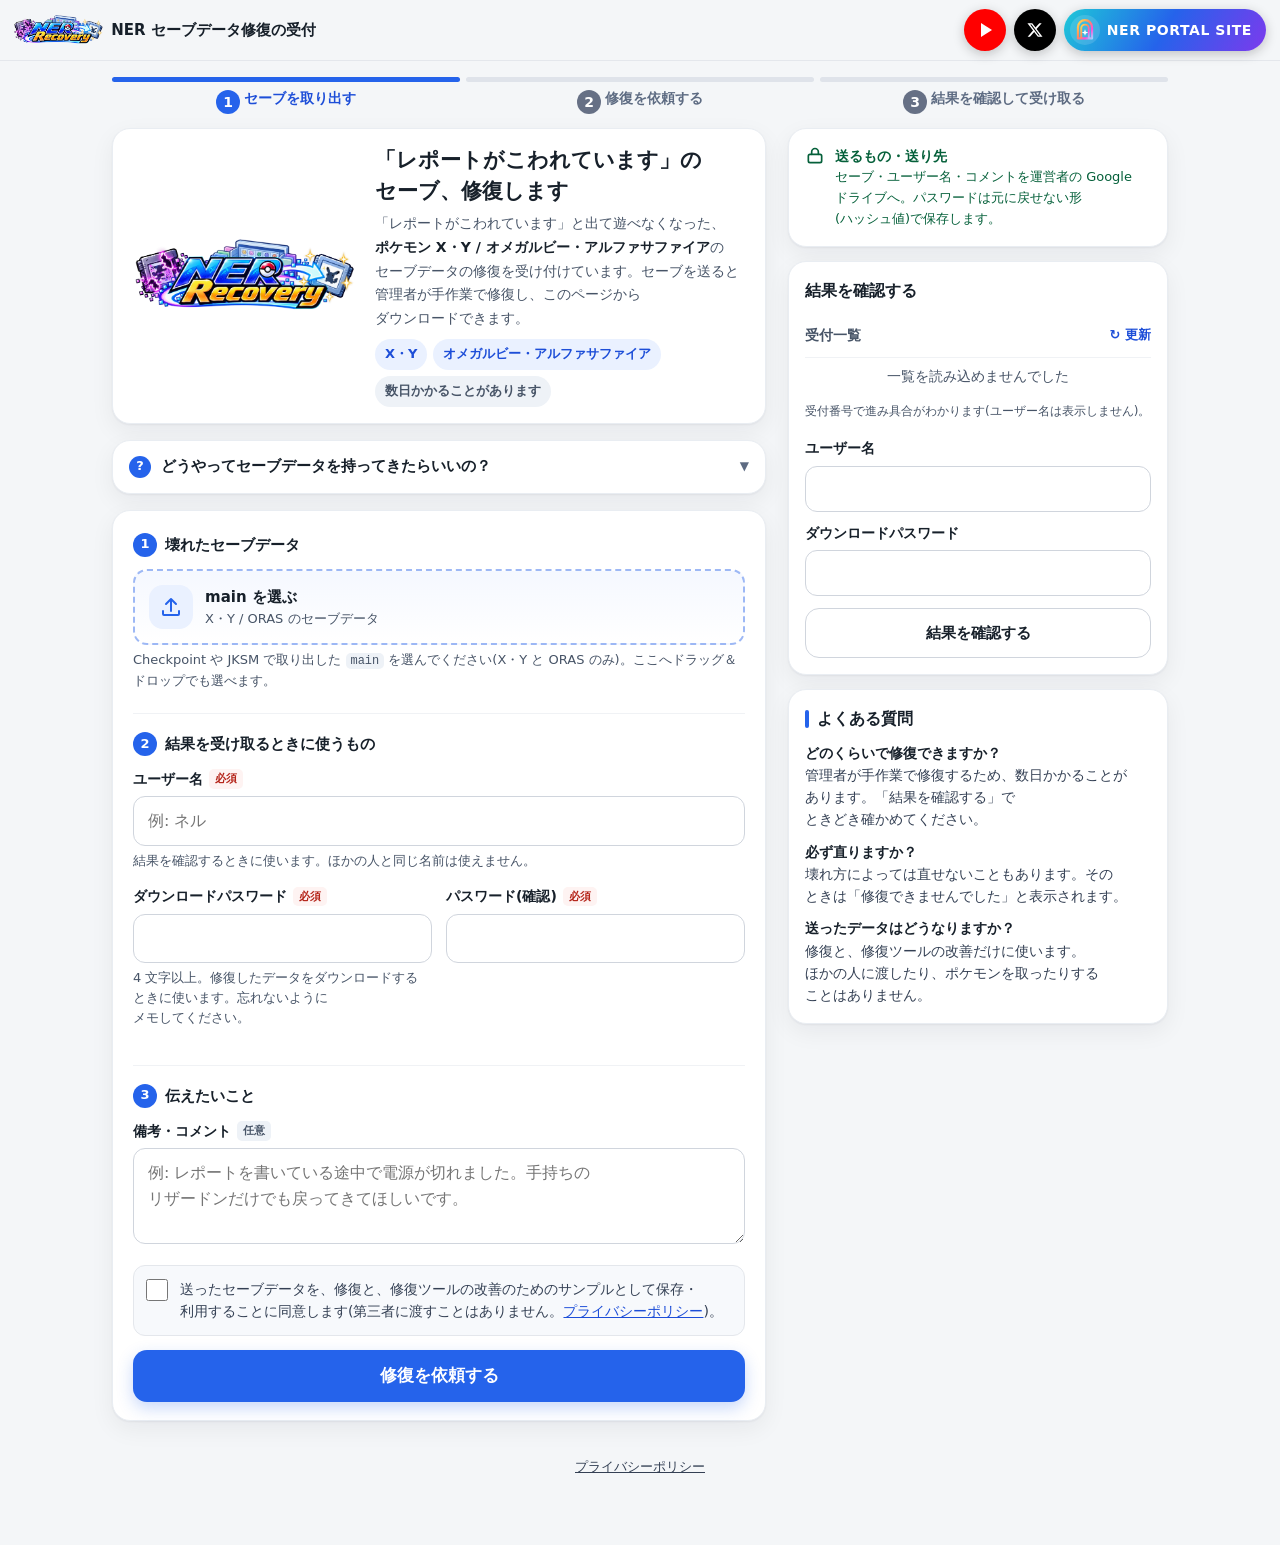
<file: index.html>
<!doctype html>
<html lang="ja">
<head>
<meta charset="utf-8"><meta name="viewport" content="width=device-width, initial-scale=1, viewport-fit=cover">
<meta name="theme-color" content="#f4f6f8">
<title>ポケモン セーブデータ修復の受付</title>
<meta name="description" content="壊れてしまったポケモン X・Y / オメガルビー・アルファサファイアのセーブデータの修復を受け付けています。">
<meta property="og:title" content="ポケモンの壊れたセーブデータ、修復します">
<meta property="og:description" content="X・Y / ORAS の「レポートがこわれています」になったセーブデータを送ってください。修復できたらダウンロードできます。">
<meta property="og:image" content="https://noctis1008-wq.github.io/repair-request/img/logo.png">
<meta name="twitter:card" content="summary_large_image">
<!-- 末尾の ?v= はブラウザのキャッシュ対策。style.css を変えたら index.html と privacy.html の数字を同じ値に上げる -->
<link rel="stylesheet" href="style.css?v=3">
</head>
<body>
<a class="skip-link" href="#main">本文へ移動</a>
<!-- v3: 上部のバー(NER Pokémon Recovery と同じ)。YouTube・X・NER PORTAL はここに入れ、画面に重ならないようにした -->
<header class="topbar">
<a class="brand" href="./" aria-label="セーブデータ修復の受付 トップ"><picture><source srcset="img/logo.webp?v=1" type="image/webp"><img src="img/logo.png?v=1" width="1300" height="437" alt="" decoding="async"></picture><span>NER セーブデータ修復の受付</span></a>
<nav class="topbar-links" aria-label="外部リンク">
<a class="social-icon youtube-icon" href="https://www.youtube.com/@%E3%83%8D%E3%83%AB2048" target="_blank" rel="noopener noreferrer" aria-label="YouTube(新しいタブ)" title="YouTube"><span class="youtube-play" aria-hidden="true"></span></a>
<a class="social-icon x-icon" href="https://x.com/ner2048" target="_blank" rel="noopener noreferrer" aria-label="X(新しいタブ)" title="X"><svg viewBox="0 0 24 24" aria-hidden="true"><path fill="currentColor" d="M17.8 3h3.1l-6.8 7.7L22 21h-6.2l-4.9-6.4L5.3 21H2.2l7.2-8.3L1.9 3h6.4l4.4 5.8zm-1.1 16.2h1.7L7.4 4.7H5.6z"/></svg></a>
<a class="portal-badge" href="https://noctis1008-wq.github.io/" title="NER PORTAL SITE"><svg viewBox="0 0 32 32" aria-hidden="true"><defs><linearGradient id="pbG" x1="0" y1="0" x2="1" y2="1"><stop offset="0" stop-color="#ffe14d"/><stop offset=".45" stop-color="#ff8a5c"/><stop offset=".75" stop-color="#ff4fd8"/><stop offset="1" stop-color="#9fd0ff"/></linearGradient></defs><path d="M8.5 25V13a7.5 7.5 0 0 1 15 0v12z" fill="none" stroke="url(#pbG)" stroke-width="2.4" stroke-linejoin="round"/><path d="M12 25V14.2a4 4 0 0 1 8 0V25" fill="none" stroke="url(#pbG)" stroke-width="2" stroke-linejoin="round"/><path d="M16 15.2l.9 2.6 2.6.9-2.6.9-.9 2.6-.9-2.6-2.6-.9 2.6-.9z" fill="#fff"/></svg><span>NER PORTAL<span class="portal-site"> SITE</span></span></a>
</nav>
</header>
<!-- v3: 手順の表示(1 取り出す → 2 依頼する → 3 受け取る)。下の setStep() で切り替える -->
<ol class="steps" id="steps" aria-label="手順">
<li class="step now" data-step="1" aria-current="step"><i class="bar"></i><span><b>1</b><span class="s-short">取り出す</span><span class="s-long">セーブを取り出す</span></span></li>
<li class="step" data-step="2"><i class="bar"></i><span><b>2</b><span class="s-short">依頼する</span><span class="s-long">修復を依頼する</span></span></li>
<li class="step" data-step="3"><i class="bar"></i><span><b>3</b><span class="s-short">受け取る</span><span class="s-long">結果を確認して受け取る</span></span></li>
</ol>

<main class="wrap" id="main">
<div class="layout">
<div class="col-main">
<section class="hero">
<h1 class="hero-logo"><picture><source srcset="img/logo.webp?v=1" type="image/webp"><img src="img/logo.png?v=1" width="1300" height="437" alt="セーブデータ修復" decoding="async"></picture></h1>
<div class="hero-text">
<p class="hero-title">「レポートがこわれています」<br class="m-br">のセーブ、修復します</p>
<p class="lead">「レポートがこわれています」と出て遊べなくなった、<b>ポケモン X・Y / オメガルビー・アルファサファイア</b>のセーブデータの修復を受け付けています。セーブを送ると管理者が手作業で修復し、このページからダウンロードできます。</p>
<p class="games"><span>X・Y</span><span>オメガルビー・アルファサファイア</span><span class="plain">数日かかることがあります</span></p>
</div>
</section>

<div class="seg rq-tabs" role="tablist" aria-label="すること">
<button type="button" class="rq-tab seg-btn active" data-tab="send" role="tab">修復を依頼する</button>
<button type="button" class="rq-tab seg-btn" data-tab="check" role="tab">結果を確認する</button>
</div>

<details class="rq-help card">
<summary><span class="q" aria-hidden="true">?</span>どうやってセーブデータを持ってきたらいいの？</summary>
<div class="rq-help-body">
<div class="seg help-tabs" role="tablist" aria-label="遊んでいる機械">
<button type="button" class="seg-btn active" role="tab" id="helpTab-3ds" aria-controls="help-3ds" aria-selected="true" data-help="3ds">3DS</button>
<button type="button" class="seg-btn" role="tab" id="helpTab-emu" aria-controls="help-emu" aria-selected="false" data-help="emu" tabindex="-1">エミュレータ</button>
</div>
<div class="help-panel" role="tabpanel" id="help-3ds" aria-labelledby="helpTab-3ds">
<p class="help-lead">送っていただくのは、ゲームのセーブデータのファイル <code>main</code> です。</p>
<h4>① まず CFW(カスタムファームウェア)を入れる</h4>
<p>3DS 本体の機能だけでは、セーブデータをファイルとして取り出すことはできません。取り出すには、3DS に <b>CFW(カスタムファームウェア)</b> を入れて、セーブデータを取り出すアプリ(Checkpoint)を使えるようにする必要があります。</p>
<p>CFW の入れ方は、こちらの動画をご参考ください。<b>パソコン・iPhone・Android のどれか 1 台</b>があればできます。</p>
<a class="rq-video" href="https://youtu.be/Sb5POknNqTw" target="_blank" rel="noopener noreferrer">
<span class="rq-video-thumb"><img src="https://i.ytimg.com/vi/Sb5POknNqTw/mqdefault.jpg" width="320" height="180" alt="" loading="lazy" onerror="this.remove()"></span>
<span><b>参考動画: CFW の導入方法</b><small>YouTube で見る ↗</small></span></a>
<p class="rq-help-small">CFW の導入はご自身の責任で行ってください。</p>
<h4>② Checkpoint でセーブデータを取り出す</h4>
<ol class="how">
<li><span>3DS で <b>Checkpoint</b> を起動し、ポケモン X・Y / ORAS を選びます。</span></li>
<li><span>「Backup」(バックアップ)を押して、セーブデータを保存します。</span></li>
<li><span>3DS の電源を切って SD カードを抜き、パソコンやスマホで開きます。</span></li>
<li><span><code>3ds/Checkpoint/saves/</code> の中にあるゲーム名のフォルダを開き、保存した日時のフォルダの中の <code>main</code> を、このページで選びます。</span></li>
</ol>
<p>JKSM を使っている場合も同じように「バックアップ」して、<code>JKSM/Saves/</code> の中の <code>main</code> を選んでください。SD カードを抜かずに、ftpd などで Wi-Fi 経由でスマホやパソコンに移すこともできます。</p>
</div>
<div class="help-panel" role="tabpanel" id="help-emu" aria-labelledby="helpTab-emu" hidden>
<p class="help-lead">エミュレータで遊んでいる場合、CFW は不要です。</p>
<ol class="how">
<li><span>ゲームの一覧でポケモンを右クリック(スマホ版は長押し)します。</span></li>
<li><span>「セーブデータの場所を開く」を選びます。</span></li>
<li><span>開いたフォルダの中の <code>main</code> を選びます。</span></li>
</ol>
</div>
<p class="rq-help-note"><span aria-hidden="true">⚠️</span><span>「レポートがこわれています」と出たあとに新しく始めてレポートを書くと、壊れたデータが消えてしまいます。取り出すまでは、ゲームでレポートを書かないでください。</span></p>
</div>
</details>

<section class="rq-panel active card form-card" data-panel="send" aria-label="修復を依頼する">
<div id="rqHandoff" class="rq-handoff" hidden><svg viewBox="0 0 24 24" aria-hidden="true" fill="none" stroke="currentColor" stroke-width="2.4" stroke-linecap="round" stroke-linejoin="round"><path d="M5 12.5l4.5 4.5L19 7.5"/></svg><span>NER Pokémon Recovery から、<b>壊れたセーブデータ</b>と<b>救出したデータ</b>の 2 つを受け取りました。ユーザー名とパスワードを決めて送ってください。</span></div>
<div id="rqBanner" class="rq-banner" hidden>(準備中)受付の送り先がまだ設定されていません。</div>
<form id="sendForm" autocomplete="off">
<h2 class="grp"><i>1</i>壊れたセーブデータ</h2>
<div class="rq-field"><label class="rq-file" for="sFile" id="sFileBox"><input type="file" id="sFile"><span class="ic" aria-hidden="true"><svg class="i-up" viewBox="0 0 24 24" fill="none" stroke="currentColor" stroke-width="2" stroke-linecap="round" stroke-linejoin="round"><path d="M12 16V4M7 9l5-5 5 5"/><path d="M4 16v3a1 1 0 0 0 1 1h14a1 1 0 0 0 1-1v-3"/></svg><svg class="i-ok" viewBox="0 0 24 24" fill="none" stroke="currentColor" stroke-width="2.6" stroke-linecap="round" stroke-linejoin="round"><path d="M5 12.5l4.5 4.5L19 7.5"/></svg></span><span class="rq-file-text"><b class="rq-file-title" id="sFileTitle">main を選ぶ</b><span class="rq-file-name" id="sFileName">選ばれていません</span></span><span class="chg" aria-hidden="true">変更</span></label><small>Checkpoint や JKSM で取り出した <code>main</code> を選んでください(X・Y と ORAS のみ)。<span class="when-mouse">ここへドラッグ＆ドロップでも選べます。</span></small></div>
<div class="rq-field" id="sFile2Field" hidden><label class="rq-file-label">救出したデータ</label><label class="rq-file" for="sFile2" id="sFile2Box"><input type="file" id="sFile2"><span class="ic" aria-hidden="true"><svg class="i-up" viewBox="0 0 24 24" fill="none" stroke="currentColor" stroke-width="2" stroke-linecap="round" stroke-linejoin="round"><path d="M12 16V4M7 9l5-5 5 5"/><path d="M4 16v3a1 1 0 0 0 1 1h14a1 1 0 0 0 1-1v-3"/></svg><svg class="i-ok" viewBox="0 0 24 24" fill="none" stroke="currentColor" stroke-width="2.6" stroke-linecap="round" stroke-linejoin="round"><path d="M5 12.5l4.5 4.5L19 7.5"/></svg></span><span class="rq-file-text"><b class="rq-file-title" id="sFile2Title">ファイルを選ぶ</b><span class="rq-file-name" id="sFile2Name">選ばれていません</span></span><span class="chg" aria-hidden="true">変更</span></label><small>NER Pokémon Recovery で作ったデータです。修復の手がかりにします。</small></div>

<h2 class="grp next"><i>2</i>結果を受け取るときに使うもの</h2>
<div class="rq-field"><label for="sName">ユーザー名 <em>必須</em></label><input type="text" id="sName" maxlength="30" required placeholder="例: ネル"><small>結果を確認するときに使います。ほかの人と同じ名前は使えません。</small></div>
<div class="cols">
<div class="rq-field"><label for="sPass">ダウンロードパスワード <em>必須</em></label><input type="password" id="sPass" minlength="4" maxlength="64" required autocomplete="new-password"><small>4 文字以上。修復したデータをダウンロードするときに使います。忘れないようにメモしてください。</small></div>
<div class="rq-field"><label for="sPass2">パスワード(確認) <em>必須</em></label><input type="password" id="sPass2" minlength="4" maxlength="64" required autocomplete="new-password"><small id="passMatch" aria-live="polite"></small></div>
</div>

<h2 class="grp next"><i>3</i>伝えたいこと</h2>
<div class="rq-field"><label for="sComment">備考・コメント <em class="opt">任意</em></label><textarea id="sComment" maxlength="1000" placeholder="例: レポートを書いている途中で電源が切れました。手持ちのリザードンだけでも戻ってきてほしいです。"></textarea></div>
<label class="rq-consent"><input type="checkbox" id="sAgree" required><span>送ったセーブデータを、修復と、修復ツールの改善のためのサンプルとして保存・利用することに同意します(第三者に渡すことはありません。<a href="privacy.html" target="_blank">プライバシーポリシー</a>)。</span></label>
<div class="trust sendinfo send-m"><svg viewBox="0 0 24 24" aria-hidden="true" fill="none" stroke="currentColor" stroke-width="2" stroke-linecap="round" stroke-linejoin="round"><rect x="4" y="10" width="16" height="10" rx="2"/><path d="M8 10V7a4 4 0 0 1 8 0v3"/></svg><p><b>送るもの・送り先</b>セーブデータ・ユーザー名・コメントを運営者の Google ドライブへ送ります。パスワードは元に戻せない形(ハッシュ値)で保存します。</p></div>
<div class="dock" id="sendDock">
<p class="dock-meta"><span id="dockFile"></span><b id="dockName"></b></p>
<button type="submit" class="button" id="sButton">修復を依頼する</button>
</div>
</form>
<div id="sMsg"></div>
</section>
</div>

<aside class="col-side">
<section class="card side-card send-d">
<div class="trust sendinfo trust-plain"><svg viewBox="0 0 24 24" aria-hidden="true" fill="none" stroke="currentColor" stroke-width="2" stroke-linecap="round" stroke-linejoin="round"><rect x="4" y="10" width="16" height="10" rx="2"/><path d="M8 10V7a4 4 0 0 1 8 0v3"/></svg><p><b>送るもの・送り先</b>セーブ・ユーザー名・コメントを運営者の Google ドライブへ。パスワードは元に戻せない形(ハッシュ値)で保存します。</p></div>
</section>

<section class="rq-panel card side-card check-card" data-panel="check" aria-label="結果を確認する">
<h2 class="check-title">結果を確認する</h2>
<form id="checkForm" autocomplete="off">
<div class="rq-field"><label for="cName">ユーザー名</label><input type="text" id="cName" maxlength="30" required></div>
<div class="rq-field"><label for="cPass">ダウンロードパスワード</label><input type="password" id="cPass" maxlength="64" required autocomplete="current-password"></div>
<button type="submit" class="button button-secondary" id="cButton">結果を確認する</button>
</form>
<div id="cMsg"></div>
<div class="rq-list"><h3>受付一覧<button type="button" id="listReload"><span aria-hidden="true">↻</span> 更新</button></h3><ul id="reqList"><li class="rq-empty">読み込み中…</li></ul><p class="rq-list-hint">受付番号で進み具合がわかります(ユーザー名は表示しません)。</p></div>
</section>

<section class="card side-card info faq">
<h2 class="sec-h">よくある質問</h2>
<ul>
<li><b>どのくらいで修復できますか？</b> 管理者が手作業で修復するため、数日かかることがあります。「結果を確認する」でときどき確かめてください。</li>
<li><b>必ず直りますか？</b> 壊れ方によっては直せないこともあります。そのときは「修復できませんでした」と表示されます。</li>
<li><b>送ったデータはどうなりますか？</b> 修復と、修復ツールの改善だけに使います。ほかの人に渡したり、ポケモンを取ったりすることはありません。</li>
</ul>
</section>
</aside>
</div>
<footer><a href="privacy.html">プライバシーポリシー</a></footer>
</main>
<script>
// 送り先(管理者の Google Apps Script。受け取り側は repair_receiver.gs)。動作確認のときは ?api=... で差し替えられる
const REPAIR_URL=new URLSearchParams(location.search).get('api')||'https://script.google.com/macros/s/AKfycbxyWW7ZkpI4j4LFpXBJiaz12e8AXJ1-Tiw7et2USBrIWjcIDPG1sakdeyQJwoPAtauKEA/exec';
const SIZES={415232:'X・Y',483328:'オメガルビー・アルファサファイア'};
const $=id=>document.getElementById(id);
if(!REPAIR_URL)$('rqBanner').hidden=false;
document.querySelectorAll('.rq-tab').forEach(t=>t.addEventListener('click',()=>showTab(t.dataset.tab)));
const STATUS_LABEL={waiting:'修復中',done:'修復完了',failed:'修復できませんでした'};
let listLoaded=false;
async function loadList(){
  const ul=$('reqList');
  try{
    const r=await api({action:'list'});
    if(!r.ok)throw 0;
    listLoaded=true;
    // 一覧には受付番号を出す(ユーザー名は出さない)。古い受付処理(名前を返す版)のあいだは名前を出す
    ul.innerHTML=r.items.length?r.items.map(it=>`<li${it.id?` data-id="${esc(it.id)}"`:''}${it.id&&it.id===myId?' class="me"':''}><span class="rq-name">${it.id?'<span class="rq-no">No.</span>'+esc(it.id):esc(it.name||'')}<span class="rq-date">${it.created?esc(it.created.slice(4,6)+'/'+it.created.slice(6,8)):''}</span></span><span class="rq-badge ${esc(it.status)}">${STATUS_LABEL[it.status]||''}</span></li>`).join(''):'<li class="rq-empty">まだ依頼はありません</li>';
  }catch(e){ul.innerHTML='<li class="rq-empty">一覧を読み込めませんでした</li>'}
}
$('listReload').addEventListener('click',loadList);
function showTab(name){if(name==='check'&&!listLoaded)loadList();document.querySelectorAll('.rq-tab').forEach(t=>{t.classList.toggle('active',t.dataset.tab===name);t.setAttribute('aria-selected',t.dataset.tab===name?'true':'false')});document.querySelectorAll('.rq-panel').forEach(p=>p.classList.toggle('active',p.dataset.panel===name));currentTab=name;updateSteps()}
// v3: 画面の見た目だけの状態(手順の表示・下に固定したボタン)。依頼や確認の処理には関係しない
let currentTab='send',submitted=false,myId='';
const isWide=()=>window.matchMedia('(min-width: 960px)').matches;
function updateSteps(){
  const now=(currentTab==='check'&&!isWide())||submitted?3:brokenFile?2:1;
  document.querySelectorAll('#steps .step').forEach(li=>{const n=+li.dataset.step,isNow=n===now,isDone=n<now;li.classList.toggle('now',isNow);li.classList.toggle('done',isDone);li.querySelector('b').textContent=isDone?'✓':String(n);if(isNow)li.setAttribute('aria-current','step');else li.removeAttribute('aria-current')});
  document.body.classList.toggle('tab-check',currentTab==='check');
  document.body.classList.toggle('has-file',!!brokenFile&&!submitted);
}
function markMine(id){myId=id||'';document.querySelectorAll('#reqList li[data-id]').forEach(li=>li.classList.toggle('me',!!myId&&li.dataset.id===myId))}
const esc=s=>String(s).replace(/[&<>"']/g,c=>({'&':'&amp;','<':'&lt;','>':'&gt;','"':'&quot;',"'":'&#39;'}[c]));
function showMsg(el,html,kind){el.innerHTML=html?`<div class="rq-msg ${kind||'info'}">${html}</div>`:''}
async function api(body){
  if(!REPAIR_URL)throw new Error('受付の送り先がまだ設定されていません。');
  const res=await fetch(REPAIR_URL,{method:'POST',headers:{'Content-Type':'text/plain;charset=utf-8'},body:JSON.stringify(body)});
  return res.json();
}
function toBase64(u8){let s='';for(let i=0;i<u8.length;i+=0x8000)s+=String.fromCharCode.apply(null,u8.subarray(i,i+0x8000));return btoa(s)}
function fromBase64(b64){const s=atob(b64),u=new Uint8Array(s.length);for(let i=0;i<s.length;i++)u[i]=s.charCodeAt(i);return u}
// 選んだファイル。Recovery から渡されたときは、ここに直接入れる(input の files は使わない)
let brokenFile=null,rescuedFile=null;
// v3: 選んだファイルは緑の枠で、名前と大きさ・ゲームを表示する
const fileDetail=f=>`${f.size.toLocaleString()} バイト${SIZES[f.size]?'・'+SIZES[f.size]:''}`;
function showFile(box,title,detail,f,empty){$(box).classList.toggle('done',!!f);$(title).textContent=f?f.name:empty;$(detail).textContent=f?fileDetail(f):(box==='sFileBox'?'X・Y / ORAS のセーブデータ':'選ばれていません')}
function setBroken(f){brokenFile=f||null;showFile('sFileBox','sFileTitle','sFileName',brokenFile,'main を選ぶ');updateDock();updateSteps()}
function setRescued(f){rescuedFile=f||null;showFile('sFile2Box','sFile2Title','sFile2Name',rescuedFile,'ファイルを選ぶ')}
function updateDock(){$('dockFile').textContent=brokenFile?brokenFile.name+(SIZES[brokenFile.size]?'・'+SIZES[brokenFile.size]:''):'';const n=$('sName').value.trim();$('dockName').textContent=n?'ユーザー名 '+n:''}
$('sName').addEventListener('input',updateDock);
// v3: パスワード(確認)が一致しているかをその場で表示する(送るときの確認は今までどおり)
function updatePassMatch(){const a=$('sPass').value,b=$('sPass2').value,m=$('passMatch');if(!b){m.textContent='';m.className='';$('sPass2').classList.remove('ok','ng');return}const ok=a===b;m.textContent=ok?'✓ 一致しています':'パスワードと一致していません';m.className=ok?'good':'bad';$('sPass2').classList.toggle('ok',ok);$('sPass2').classList.toggle('ng',!ok)}
$('sPass').addEventListener('input',updatePassMatch);$('sPass2').addEventListener('input',updatePassMatch);
// v3: パソコンでは、壊れたセーブの枠へドラッグ＆ドロップでも選べる
['dragenter','dragover'].forEach(t=>$('sFileBox').addEventListener(t,e=>{e.preventDefault();$('sFileBox').classList.add('drag')}));
['dragleave','drop'].forEach(t=>$('sFileBox').addEventListener(t,e=>{e.preventDefault();$('sFileBox').classList.remove('drag')}));
$('sFileBox').addEventListener('drop',e=>{const f=e.dataTransfer.files[0];if(f)setBroken(f)});
// v3: セーブデータの持ってき方(3DS / エミュレータ の 2 つ。NER Pokémon Recovery と同じ)
(function(){
  const tabs=[...document.querySelectorAll('.help-tabs [data-help]')];
  const pick=t=>tabs.forEach(x=>{const on=x===t;x.classList.toggle('active',on);x.setAttribute('aria-selected',on?'true':'false');x.tabIndex=on?0:-1;document.getElementById('help-'+x.dataset.help).hidden=!on});
  tabs.forEach((t,i)=>{t.addEventListener('click',()=>pick(t));t.addEventListener('keydown',e=>{const d=e.key==='ArrowRight'?1:e.key==='ArrowLeft'?-1:0;if(!d)return;e.preventDefault();const n=tabs[(i+d+tabs.length)%tabs.length];pick(n);n.focus()})});
})();
// v3: パソコンでは「結果を確認する」が右側にいつも出ているので、受付一覧を最初から読み込む
function wideInit(){if(isWide()&&!listLoaded)loadList();updateSteps()}
window.matchMedia('(min-width: 960px)').addEventListener('change',wideInit);
$('sFile').addEventListener('change',()=>setBroken($('sFile').files[0]));
$('sFile2').addEventListener('change',()=>setRescued($('sFile2').files[0]));
// NER Pokémon Recovery の「修復をリクエストする」から来たとき(?from=recovery)。
// Recovery が同じサイトの IndexedDB「nerRepairHandoff」に置いた 2 つのファイルを読み込む。送信が終わったら消す。
function handoffDb(){return new Promise((ok,ng)=>{let r;try{r=indexedDB.open('nerRepairHandoff',1)}catch(e){ng(e);return}r.onupgradeneeded=()=>r.result.createObjectStore('files');r.onerror=()=>ng(r.error);r.onsuccess=()=>ok(r.result)})}
async function handoffGet(){const db=await handoffDb();return new Promise(ok=>{const q=db.transaction('files').objectStore('files').get('latest');q.onsuccess=()=>{db.close();ok(q.result||null)};q.onerror=()=>{db.close();ok(null)}})}
async function handoffClear(){try{const db=await handoffDb();const tx=db.transaction('files','readwrite');tx.objectStore('files').delete('latest');tx.oncomplete=()=>db.close()}catch(e){}}
let fromRecovery=false;
(async function(){
  if(!/[?&]from=recovery\b/.test(location.search))return;
  try{
    const h=await handoffGet();
    if(!h||!h.broken||!h.rescued||Date.now()-h.at>86400000)return;   // 1 日以上前のものは使わない
    setBroken(new File([h.broken.data],h.broken.name));
    setRescued(new File([h.rescued.data],h.rescued.name));
    $('sFile2Field').hidden=false;$('rqHandoff').hidden=false;fromRecovery=true;
    showTab('send');
  }catch(e){}
})();

$('sendForm').addEventListener('submit',async e=>{
  e.preventDefault();
  const name=$('sName').value.trim(),pass=$('sPass').value,file=brokenFile;
  if(pass!==$('sPass2').value)return showMsg($('sMsg'),'パスワード(確認)が一致しません。','err');
  if(!file)return showMsg($('sMsg'),'セーブデータを選んでください。','err');
  if(!SIZES[file.size])return showMsg($('sMsg'),`このファイルは X・Y または ORAS の main ではないようです(${file.size.toLocaleString()} バイト)。Checkpoint などで取り出した <code>main</code> を選んでください。`,'err');
  const btn=$('sButton');btn.disabled=true;btn.textContent='送信中…';showMsg($('sMsg'),'');
  try{
    const data=toBase64(new Uint8Array(await file.arrayBuffer()));
    const body={action:'submit',name,password:pass,comment:$('sComment').value,fileName:file.name,data,version:'repair-site-2'};
    if(rescuedFile){body.fileName2=rescuedFile.name;body.data2=toBase64(new Uint8Array(await rescuedFile.arrayBuffer()))}
    const r=await api(body);
    if(!r.ok)return showMsg($('sMsg'),esc(r.error||'受け付けできませんでした。'),'err');
    $('sendForm').hidden=true;
    $('sMsg').innerHTML=`<div class="rq-result"><h3>受け付けました</h3>
      <p>受付番号: <span class="rq-id">${esc(r.id)}</span></p>
      <p>修復が終わったら、このページの「結果を確認する」で、ユーザー名「<b>${esc(name)}</b>」とダウンロードパスワードを入れるとダウンロードできます。</p>
      <p style="font-size:13px;color:#667085">受付番号・ユーザー名・パスワードは、スクリーンショットなどで控えておいてください。「結果を確認する」の受付一覧では、受付番号で自分の依頼の進み具合がわかります。</p></div>`;
    $('cName').value=name;listLoaded=false;submitted=true;markMine(r.id);updateSteps();if(isWide())loadList();
    $('sMsg').scrollIntoView({block:'start',behavior:'smooth'});
    if(fromRecovery){handoffClear();history.replaceState(null,'',location.pathname)}
  }catch(err){showMsg($('sMsg'),'送信できませんでした。通信状態を確かめて、もう一度お試しください。'+(err&&err.message&&!REPAIR_URL?'('+esc(err.message)+')':''),'err')}
  finally{btn.disabled=false;btn.textContent='修復を依頼する'}
});

$('checkForm').addEventListener('submit',async e=>{
  e.preventDefault();
  const name=$('cName').value.trim(),pass=$('cPass').value,btn=$('cButton');
  btn.disabled=true;btn.textContent='確認中…';showMsg($('cMsg'),'');
  try{
    const r=await api({action:'status',name,password:pass});
    if(!r.ok)return showMsg($('cMsg'),esc(r.error||'確認できませんでした。'),'err');
    const when=r.created?`${r.created.slice(0,4)}/${r.created.slice(4,6)}/${r.created.slice(6,8)} ${r.created.slice(9,11)}:${r.created.slice(11,13)}`:'';
    const note=r.note?`<p>📝 ${esc(r.note)}</p>`:'';
    markMine(r.id);
    const who=`<p class="rq-who"><span>ユーザー名 <b>${esc(name)}</b></span>${r.id?`<span>受付番号 <b class="rq-id-s">${esc(r.id)}</b></span>`:''}</p>`;
    if(r.status==='done'){
      $('cMsg').innerHTML=`<div class="rq-result done"><h3>🎉 修復完了！</h3><p>修復したセーブデータをダウンロードできます。</p>${who}${note}
        <button type="button" class="button button-ok" id="dlButton"><svg viewBox="0 0 24 24" aria-hidden="true" fill="none" stroke="currentColor" stroke-width="2.4" stroke-linecap="round" stroke-linejoin="round"><path d="M12 4v11M7 10l5 5 5-5M5 20h14"/></svg><span>ダウンロードする</span></button>
        <ol class="rq-steps"><li>ダウンロードしたファイルの名前を <code>main</code>(拡張子なし)にします。</li><li>Checkpoint で今のセーブをバックアップし、そのフォルダの <code>main</code> を置き換えて Restore します。</li><li>エミュレータの場合は、セーブデータの場所にある <code>main</code> と置き換えます。</li></ol></div>`;
      $('dlButton').addEventListener('click',()=>download(name,pass));
    }else if(r.status==='failed'){
      $('cMsg').innerHTML=`<div class="rq-result failed"><h3>修復できませんでした</h3>${who}${r.message?`<p>${esc(r.message)}</p>`:''}${note}<p>ご協力ありがとうございました。送っていただいたデータは、今後の修復ツールの改善に役立てます。</p></div>`;
    }else{
      $('cMsg').innerHTML=`<div class="rq-result"><h3>修復中です</h3><p>受付番号: <span class="rq-id">${esc(r.id||'')}</span>${when?`(${esc(when)} 受付)`:''}</p>${note}<p>修復が終わるまで、もうしばらくお待ちください。</p></div>`;
    }
  }catch(err){showMsg($('cMsg'),'確認できませんでした。通信状態を確かめて、もう一度お試しください。','err')}
  finally{btn.disabled=false;btn.textContent='結果を確認する'}
});

setBroken(brokenFile);wideInit();
async function download(name,pass){
  const btn=$('dlButton'),lbl=btn.querySelector('span')||btn;btn.disabled=true;lbl.textContent='ダウンロード中…';
  try{
    const r=await api({action:'download',name,password:pass});
    if(!r.ok||!r.data)throw new Error(r.error||'');
    const url=URL.createObjectURL(new Blob([fromBase64(r.data)],{type:'application/octet-stream'}));
    const a=document.createElement('a');a.href=url;a.download=r.fileName||'main';document.body.appendChild(a);a.click();a.remove();
    setTimeout(()=>URL.revokeObjectURL(url),10000);
  }catch(err){const p=document.createElement('p');p.style.color='#b42318';p.textContent='ダウンロードできませんでした。もう一度お試しください。';btn.after(p)}
  finally{btn.disabled=false;lbl.textContent='ダウンロードする'}
}
</script>
</body>
</html>
</file>
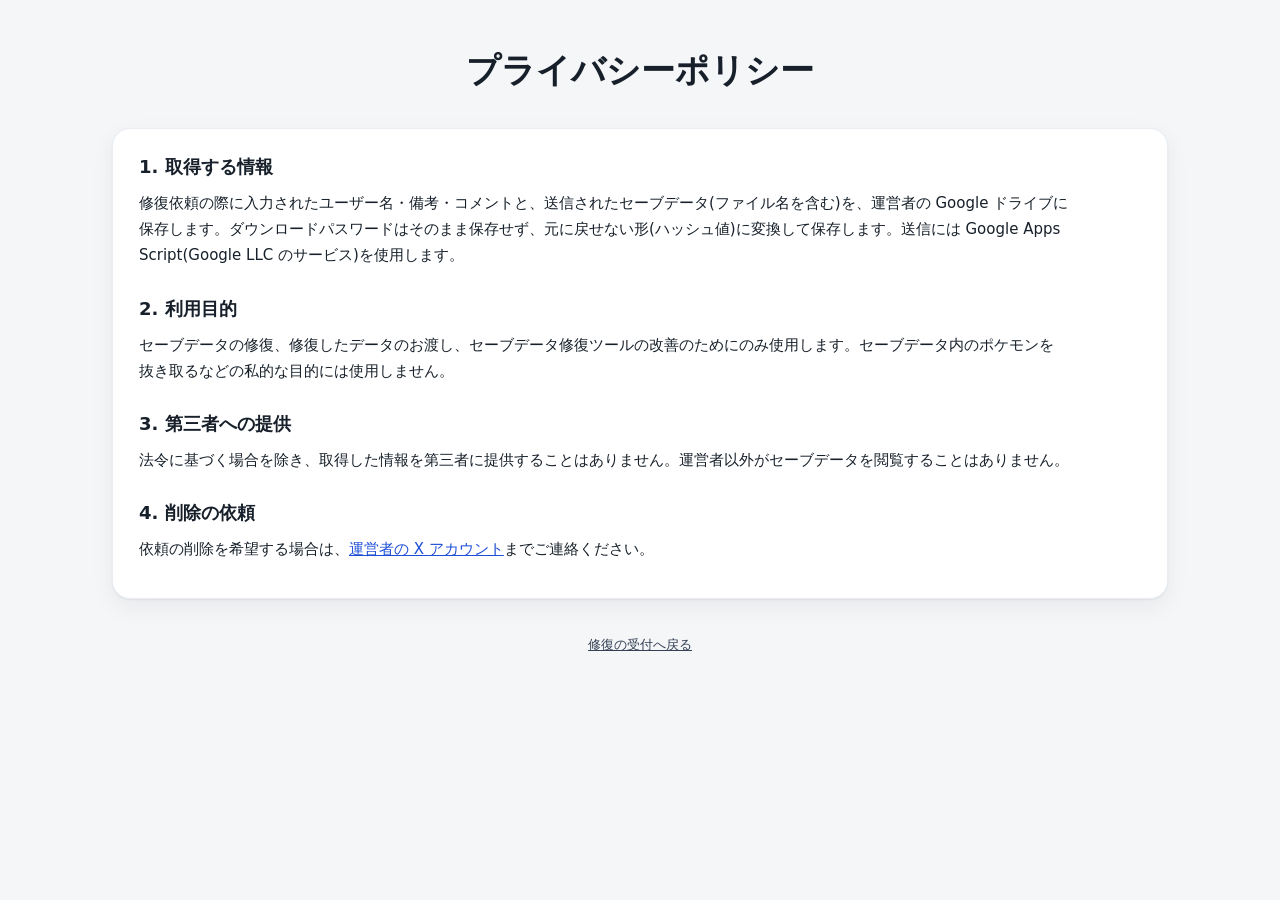
<file: privacy.html>
<!doctype html>
<html lang="ja">
<head>
<meta charset="utf-8"><meta name="viewport" content="width=device-width, initial-scale=1">
<title>プライバシーポリシー | ポケモン セーブデータ修復の受付</title>
<link rel="stylesheet" href="style.css?v=3">
</head>
<body>
<main class="wrap">
<section class="hero"><h1>プライバシーポリシー</h1></section>
<section class="info policy">
<h2>1. 取得する情報</h2>
<p>修復依頼の際に入力されたユーザー名・備考・コメントと、送信されたセーブデータ(ファイル名を含む)を、運営者の Google ドライブに保存します。ダウンロードパスワードはそのまま保存せず、元に戻せない形(ハッシュ値)に変換して保存します。送信には Google Apps Script(Google LLC のサービス)を使用します。</p>
<h2>2. 利用目的</h2>
<p>セーブデータの修復、修復したデータのお渡し、セーブデータ修復ツールの改善のためにのみ使用します。セーブデータ内のポケモンを抜き取るなどの私的な目的には使用しません。</p>
<h2>3. 第三者への提供</h2>
<p>法令に基づく場合を除き、取得した情報を第三者に提供することはありません。運営者以外がセーブデータを閲覧することはありません。</p>
<h2>4. 削除の依頼</h2>
<p>依頼の削除を希望する場合は、<a href="https://x.com/ner2048" target="_blank" rel="noopener">運営者の X アカウント</a>までご連絡ください。</p>
</section>
<footer><a href="./">修復の受付へ戻る</a></footer>
</main>
</body>
</html>
</file>
<file: style.css>
/* ===========================================================================
   セーブデータ修復の受付 — style.css
   v3 で画面を作り直した(NER Pokémon Recovery v76 / NER Converter v17 と同じ上部バー・手順・カード)。
   上部バー(YouTube・X・NER PORTAL)/ 手順 1 取り出す → 2 依頼する → 3 受け取る /
   入力は「ファイル / 受け取り用 / 伝えたいこと」の 3 つに分け、スマホでは「修復を依頼する」を画面下に固定 /
   パソコン(960px 以上)は左に依頼フォーム、右に送り先・結果の確認・よくある質問。
   小さいアイコンは見た目の大きさを変えず、押せる範囲だけ透明な ::after で 44px にする。
   =========================================================================== */
*{box-sizing:border-box}
:root{--bg:#f4f6f8;--card:#fff;--ink:#17202a;--sub:#475467;--mute:#5d6b82;--line:#e4e7ec;--line2:#d0d5dd;--blue:#2563eb;--blue2:#1d4ed8;--blue-soft:#eaf1ff;--ok:#067647;--ok-soft:#e7f8ef;--warn:#b54708;--warn-soft:#fff4e5;--ng:#b42318;--ng-soft:#fef3f2;--r:18px;
  font-family:system-ui,-apple-system,BlinkMacSystemFont,"Hiragino Sans","Noto Sans JP","Segoe UI",sans-serif;color:var(--ink);background:var(--bg);-webkit-text-size-adjust:100%}
body{margin:0;font-size:15px;line-height:1.6;word-break:auto-phrase;text-wrap:pretty}
a{color:var(--blue2)}
code{background:#eef2f7;border-radius:5px;padding:1px 5px;font-size:.92em;word-break:break-all}
.hidden{display:none!important}
[hidden]{display:none!important}
.skip-link{position:absolute;left:8px;top:-60px;z-index:3000;background:var(--blue);color:#fff;padding:10px 14px;border-radius:10px;font-weight:800}
.skip-link:focus{top:8px}
:focus-visible{outline:3px solid #84adff;outline-offset:2px}
svg{flex:none}

/* ---- 上部のバー(Recovery と同じ) ---- */
.topbar{position:sticky;top:0;z-index:50;display:flex;align-items:center;justify-content:space-between;gap:10px;padding:8px max(14px,env(safe-area-inset-left));background:rgba(244,246,248,.94);backdrop-filter:saturate(1.4) blur(8px);-webkit-backdrop-filter:saturate(1.4) blur(8px);border-bottom:1px solid var(--line)}
.brand{display:flex;align-items:center;min-height:44px;gap:8px;min-width:0;color:var(--ink);text-decoration:none;font-weight:800;font-size:15px;white-space:nowrap}
.brand img{height:30px;width:auto;display:block}
.brand span{overflow:hidden;text-overflow:ellipsis}
.topbar-links{display:flex;align-items:center;gap:8px;flex:none}
.social-icon{position:relative;width:42px;height:42px;display:grid;place-items:center;border-radius:50%;text-decoration:none;box-shadow:0 3px 12px rgba(0,0,0,.22);transition:transform .15s ease,opacity .15s ease}
.social-icon::after,.portal-badge::after{content:"";position:absolute;inset:-1px}
.social-icon:hover{transform:translateY(-2px) scale(1.05);opacity:.88}
.youtube-icon{background:#ff0000}
.youtube-play{width:0;height:0;margin-left:3px;border-top:7px solid transparent;border-bottom:7px solid transparent;border-left:11px solid #fff}
.x-icon{background:#000;color:#fff}
.x-icon svg{width:18px;height:18px}
.portal-badge{position:relative;height:42px;display:inline-flex;align-items:center;gap:7px;padding:0 14px 0 6px;border-radius:999px;text-decoration:none;color:#fff;background:linear-gradient(120deg,#1ec8d8 0%,#2563eb 50%,#7c3aed 100%);font:800 14px/1 system-ui,-apple-system,"Hiragino Sans",sans-serif;letter-spacing:.04em;white-space:nowrap;transition:transform .15s ease,opacity .15s ease;box-shadow:0 3px 12px rgba(0,0,0,.22)}
.portal-badge svg{width:30px;height:30px;flex:none;border-radius:50%;background:rgba(255,255,255,.14)}
.portal-badge:hover{transform:translateY(-2px) scale(1.03);opacity:.92}
@media(max-width:600px){.brand img{height:34px}.brand>span{position:absolute;width:1px;height:1px;overflow:hidden;clip:rect(0 0 0 0)}.topbar-links{gap:6px}.social-icon{width:38px;height:38px}.portal-badge{height:38px;padding:0 12px 0 5px;gap:6px;font-size:12px}.social-icon::after,.portal-badge::after{inset:-3px}.portal-badge svg{width:28px;height:28px}}
@media(max-width:360px){.brand img{height:28px}.portal-badge>span{display:none}.portal-badge{padding:0 6px}}

/* ---- 手順 ---- */
.steps{list-style:none;display:flex;gap:6px;max-width:1120px;margin:12px auto 0;padding:0 16px}
.step{flex:1;text-align:center;font-size:14px;font-weight:700;color:var(--mute);line-height:1.3}
.step .bar{display:block;height:5px;border-radius:5px;background:#dfe3ea;margin-bottom:7px;transition:background .2s}
.step b{display:inline-grid;place-items:center;width:24px;height:24px;border-radius:50%;background:#667085;color:#fff;font-size:14px;margin-right:4px;vertical-align:-4px}
.step.done{color:var(--sub)}.step.done .bar{background:#7aa2ff}.step.done b{background:var(--blue2)}
.step.now{color:var(--blue2)}.step.now .bar,.step.now b{background:var(--blue)}
.s-long{display:none}

/* ---- 全体 ---- */
.wrap{max-width:720px;margin:0 auto;padding:12px 16px 40px}
.card{background:var(--card);border:1px solid #e9edf2;border-radius:var(--r);box-shadow:0 1px 2px rgba(16,24,40,.05),0 8px 24px rgba(16,24,40,.06)}
.hero{text-align:center;padding:4px 4px 0}
.hero-logo{margin:0 auto;max-width:240px;line-height:0}
.hero-logo img{width:100%;height:auto;display:block}
.hero-title{margin:6px 0 0;font-size:20px;line-height:1.45;font-weight:900}
.lead{margin:6px 0 0;font-size:14px;color:var(--sub);line-height:1.7}
.lead b{color:var(--ink)}
.games{display:flex;justify-content:center;flex-wrap:wrap;gap:6px;margin:10px 0 0}
.games span{padding:5px 10px;border-radius:999px;background:var(--blue-soft);color:var(--blue2);font-size:13px;font-weight:800}
.games span.plain{background:#eef2f7;color:var(--sub)}

/* ---- ボタン ---- */
.button{display:flex;align-items:center;justify-content:center;gap:8px;width:100%;min-height:52px;margin-top:14px;border:0;border-radius:14px;padding:12px 18px;background:var(--blue);color:#fff;font:inherit;font-size:17px;font-weight:800;cursor:pointer;box-shadow:0 6px 16px rgba(37,99,235,.25);text-decoration:none}
.button:hover:not(:disabled){background:var(--blue2)}
.button:disabled{opacity:.55;cursor:not-allowed;box-shadow:none}
.button svg{width:20px;height:20px}
.button-secondary{background:#fff;color:var(--ink);border:1.5px solid var(--line2);box-shadow:none;font-size:15px;min-height:48px}
.button-secondary:hover:not(:disabled){background:#f2f4f7}
.button-ok{background:var(--ok);box-shadow:0 6px 16px rgba(6,118,71,.25)}
.button-ok:hover:not(:disabled){background:#05603a}

/* ---- 依頼する / 結果を確認する の切り替え(スマホ) ---- */
.seg{display:flex;gap:4px;padding:4px;background:#e9edf3;border-radius:14px}
.seg-btn{flex:1;display:flex;align-items:center;justify-content:center;gap:6px;min-height:44px;border:0;border-radius:10px;background:transparent;color:var(--sub);font:inherit;font-size:15px;font-weight:800;cursor:pointer;white-space:nowrap;padding:6px 8px}
.seg-btn.active{background:#fff;color:var(--ink);box-shadow:0 1px 3px rgba(16,24,40,.14)}
.rq-tabs{margin-top:14px}
.rq-tabs .seg-btn{min-height:46px}
.rq-tabs .seg-btn.active{color:var(--blue2)}
.rq-panel{display:none}.rq-panel.active{display:block}

/* ---- 持ってき方 ---- */
.rq-help{margin-top:14px;padding:0 16px}
.rq-help summary{cursor:pointer;list-style:none;display:flex;align-items:center;gap:10px;min-height:52px;padding:4px 0;font-weight:800;font-size:15px;line-height:1.45}
.rq-help summary::-webkit-details-marker{display:none}
.rq-help .q{flex:none;display:grid;place-items:center;width:22px;height:22px;border-radius:50%;background:var(--blue);color:#fff;font-size:13px}
.rq-help summary::after{content:"▼";margin-left:auto;font-size:12px;color:var(--mute);transition:transform .2s}
.rq-help[open] summary::after{transform:rotate(180deg)}
.rq-help-body{padding:0 0 14px;font-size:14px;line-height:1.7;color:#344054}
.help-tabs{margin:4px 0 6px}
.help-tabs .seg-btn{font-size:14px;background:#f2f4f7;color:var(--sub)}
.help-tabs{background:none;padding:0;gap:6px}
.help-tabs .seg-btn.active{background:var(--ink);color:#fff;box-shadow:none}
.help-lead{margin:10px 0 0}
.rq-help-body h4{margin:14px 0 2px;font-size:15px;font-weight:900;color:var(--ink)}
.rq-help-body p{margin:6px 0 0}
.how{list-style:none;counter-reset:s;margin:6px 0 0;padding:0}
.how li{counter-increment:s;display:flex;gap:10px;font-size:14px;line-height:1.65;padding:9px 0;border-top:1px solid #f0f2f5}
.how li:first-child{border-top:0}
.how li::before{content:counter(s);flex:none;display:grid;place-items:center;width:24px;height:24px;margin-top:1px;border-radius:7px;background:var(--blue-soft);color:var(--blue2);font-weight:800;font-size:13px}
.rq-video{display:flex;align-items:center;gap:12px;min-height:44px;margin:10px 0 0;padding:8px;border:1px solid var(--line);border-radius:12px;text-decoration:none;color:var(--ink);background:#f8fafc}
.rq-video:hover{background:#f2f4f7}
.rq-video-thumb{position:relative;width:120px;aspect-ratio:16/9;border-radius:8px;flex:none;overflow:hidden;background:#111 url("data:image/svg+xml,%3Csvg xmlns=%27http://www.w3.org/2000/svg%27 viewBox=%270 0 24 24%27%3E%3Crect x=%271.5%27 y=%274.5%27 width=%2721%27 height=%2715%27 rx=%274.5%27 fill=%27%23ff0033%27/%3E%3Cpath d=%27M10 8.8v6.4l5.6-3.2z%27 fill=%27%23fff%27/%3E%3C/svg%3E") center/38px no-repeat}
.rq-video-thumb img{position:absolute;inset:0;width:100%;height:100%;object-fit:cover}
.rq-video>span:last-child{display:flex;flex-direction:column;gap:3px;font-size:14px}
.rq-video b{color:var(--blue2)}
.rq-video small{color:#b42318;font-weight:800;font-size:13px}
.rq-help-small{font-size:13px;color:var(--sub)}
.rq-help-note{display:flex;gap:10px;margin:12px 0 0!important;padding:12px 14px;border-radius:12px;background:var(--warn-soft);color:#93370d;font-size:13.5px;line-height:1.6}

/* ---- 依頼のフォーム ---- */
.form-card{margin-top:14px;padding:16px}
.grp{display:flex;align-items:center;gap:8px;font-size:15px;font-weight:900;margin:4px 0 12px}
.grp i{font-style:normal;flex:none;display:grid;place-items:center;width:24px;height:24px;border-radius:50%;background:var(--blue);color:#fff;font-size:13px}
.grp.next{margin-top:22px;padding-top:18px;border-top:1px solid #f0f2f5}
.rq-field{margin-bottom:14px}
.rq-field>label:not(.rq-file),.rq-file-label{display:flex;align-items:center;gap:6px;font-weight:800;font-size:14px;margin-bottom:6px}
.rq-field em{font-style:normal;font-size:11px;font-weight:800;color:#b42318;background:var(--ng-soft);border-radius:5px;padding:1px 6px}
.rq-field em.opt{color:var(--sub);background:#eef2f7}
.rq-field small{display:block;color:var(--sub);font-size:13px;margin-top:5px;line-height:1.55}
.rq-field small.good{color:var(--ok);font-weight:700}
.rq-field small.bad{color:var(--ng);font-weight:700}
.rq-field input[type=text],.rq-field input[type=password],.rq-field textarea{width:100%;min-height:48px;border:1.5px solid var(--line2);border-radius:12px;padding:11px 14px;font:inherit;font-size:16px;background:#fff;color:var(--ink)}
.rq-field input:focus,.rq-field textarea:focus{border-color:var(--blue);outline:none;box-shadow:0 0 0 3px rgba(37,99,235,.15)}
.rq-field input.ok{border-color:#32d583}
.rq-field input.ng{border-color:#fda29b}
.rq-field textarea{min-height:96px;resize:vertical;line-height:1.6}
.rq-file{display:flex;align-items:center;gap:12px;min-height:72px;border:2px dashed #9db8f5;border-radius:14px;padding:14px;background:linear-gradient(180deg,#f5f8ff,#fff);cursor:pointer;transition:.15s}
.rq-file:hover,.rq-file.drag{border-color:var(--blue);background:var(--blue-soft)}
.rq-file input{display:none}
.rq-file .ic{flex:none;width:44px;height:44px;border-radius:14px;background:var(--blue-soft);color:var(--blue);display:grid;place-items:center}
.rq-file .ic svg{width:24px;height:24px}
.rq-file .i-ok{display:none}
.rq-file-text{flex:1;min-width:0}
.rq-file-title{display:block;font-size:15px;overflow-wrap:anywhere}
.rq-file-name{display:block;font-size:13px;color:var(--sub);overflow-wrap:anywhere}
.rq-file .chg{display:none;margin-left:auto;flex:none;font-size:14px;font-weight:800;color:var(--blue2);padding:10px 4px}
.rq-file.done{border:1.5px solid #abefc6;background:var(--ok-soft)}
.rq-file.done .ic{background:#fff;color:var(--ok)}
.rq-file.done .i-up{display:none}.rq-file.done .i-ok{display:block}
.rq-file.done .chg{display:block}
.when-mouse{display:none}
@media(hover:hover) and (pointer:fine){.when-mouse{display:inline}}
.rq-consent{display:flex;gap:12px;align-items:flex-start;padding:12px;border-radius:12px;background:#f7f9fc;border:1px solid var(--line);font-size:14px;line-height:1.6;color:#344054;cursor:pointer}
.rq-consent input{width:22px;height:22px;flex:none;margin:1px 0 0;accent-color:var(--blue)}
.trust{display:flex;gap:10px;align-items:flex-start;margin-top:12px;padding:12px 14px;border-radius:12px;background:var(--ok-soft);color:#05603a;font-size:13px;line-height:1.6}
.trust svg{width:20px;height:20px;margin-top:1px}
.trust p{margin:0}
.trust b{display:block;font-size:14px}
.trust-plain{margin:0;padding:0;background:none}
.dock-meta{display:none;justify-content:space-between;gap:10px;margin:0 0 8px;font-size:13px;color:var(--sub)}
.dock-meta span{min-width:0;overflow:hidden;text-overflow:ellipsis;white-space:nowrap}
.dock-meta b{color:var(--ink);flex:none}
.rq-handoff{display:flex;gap:10px;margin-bottom:14px;padding:12px 14px;border-radius:12px;background:var(--ok-soft);border:1px solid #abefc6;color:#05603a;font-size:14px;line-height:1.6}
.rq-handoff svg{width:20px;height:20px;margin-top:2px}
.rq-banner{margin-bottom:14px;padding:10px 12px;border-radius:10px;background:#fffaeb;border:1px solid #fedf89;color:#93370d;font-size:13px}

/* ---- メッセージと結果 ---- */
.rq-msg{margin-top:14px;padding:12px 14px;border-radius:12px;line-height:1.6;font-size:14px}
.rq-msg.err{background:var(--ng-soft);color:var(--ng);border:1px solid #fecdca}
.rq-msg.info{background:#f2f4f7;color:#344054}
.rq-result{margin-top:14px;padding:18px;border-radius:var(--r);border:1px solid var(--line);background:#f8fafc;line-height:1.7;font-size:14px}
.rq-result p{margin:6px 0 0}
.rq-result.done{background:linear-gradient(135deg,#ecfdf3,#d1fadf);border-color:#32d583;color:#05603a}
.rq-result.failed{background:var(--ng-soft);border-color:#fda29b;color:#7a271a}
.rq-result h3{margin:0;font-size:21px;font-weight:900;line-height:1.35}
.rq-id{font-family:ui-monospace,"SFMono-Regular",Menlo,monospace;font-size:20px;font-weight:800;letter-spacing:.06em}
.rq-who{display:flex;flex-wrap:wrap;justify-content:space-between;gap:4px 12px;font-size:13px;margin-top:10px!important}
.rq-id-s{font-family:ui-monospace,"SFMono-Regular",Menlo,monospace;font-size:15px}
.rq-steps{margin:14px 0 0;padding:12px 12px 12px 30px;background:rgba(255,255,255,.7);border-radius:12px;font-size:13.5px;line-height:1.65;color:#344054}
.rq-steps li{margin:3px 0}

/* ---- 結果を確認する ---- */
.check-card{margin-top:14px;padding:16px}
.check-card{display:none}
.check-card.rq-panel.active{display:flex}
.check-card{flex-direction:column}
.check-title{display:none;margin:0 0 4px;font-size:16px;font-weight:900}
.rq-list{order:3;margin:16px -16px -16px;border-top:1px solid #f0f2f5}
.rq-list h3{margin:0;padding:6px 8px 6px 16px;font-size:15px;font-weight:900;display:flex;justify-content:space-between;align-items:center}
.rq-list h3 button{min-height:44px;min-width:44px;border:0;background:none;color:var(--blue2);font:inherit;font-size:14px;font-weight:800;cursor:pointer;padding:0 8px}
.rq-list ul{list-style:none;margin:0;padding:0;max-height:320px;overflow-y:auto}
.rq-list li{display:flex;justify-content:space-between;align-items:center;gap:10px;padding:11px 16px;border-top:1px solid #f0f2f5;font-size:14px}
.rq-list li.me{background:var(--blue-soft)}
.rq-list .rq-name{font-family:ui-monospace,"SFMono-Regular",Menlo,monospace;font-weight:800;overflow:hidden;text-overflow:ellipsis;white-space:nowrap}
.rq-list .rq-date{color:var(--mute);font-family:system-ui,sans-serif;font-size:13px;margin-left:8px;font-weight:500}
.rq-no{font-size:12px;color:var(--mute);font-weight:700;margin-right:2px}
.rq-badge{flex:none;font-size:12.5px;font-weight:800;border-radius:999px;padding:4px 11px}
.rq-badge.waiting{background:#eef2f7;color:#475467}.rq-badge.done{background:#d1fadf;color:#05603a}.rq-badge.failed{background:#fee4e2;color:#b42318}
.rq-list .rq-empty{color:var(--sub);justify-content:center;font-family:inherit}
.rq-list-hint{margin:0;padding:10px 16px 14px;border-top:1px solid #f0f2f5;font-size:13px;color:var(--sub)}
#cMsg{order:2}
#checkForm{order:1}

/* ---- よくある質問・送り先 ---- */
.side-card{padding:16px}
.faq{margin-top:14px}
.faq ul{list-style:none;margin:0;padding:0}
.faq li{margin:10px 0 0;font-size:14px;line-height:1.65;color:#344054}
.faq li b{display:block;color:var(--ink)}
.sec-h{display:flex;align-items:center;gap:8px;font-size:16px;font-weight:800;margin:0 0 4px}
.sec-h::before{content:"";width:4px;height:18px;border-radius:3px;background:var(--blue)}
.send-d{display:none}

footer{text-align:center;padding:24px 0 8px;font-size:13px;color:var(--sub)}
footer a{color:#344054;display:inline-block;padding:12px 4px}

/* ---- スマホ・タブレット(959px まで) ---- */
@media(max-width:959px){
  .m-br{display:inline}
  .tab-check .rq-help{display:none}
  /* 壊れたセーブを選んだら「修復を依頼する」を画面の下に固定 */
  .has-file:not(.tab-check){padding-bottom:calc(120px + env(safe-area-inset-bottom))}
  .has-file:not(.tab-check) #sendDock{position:fixed;left:0;right:0;bottom:0;z-index:60;margin:0;padding:10px 16px calc(12px + env(safe-area-inset-bottom));background:rgba(255,255,255,.97);border-top:1px solid var(--line);box-shadow:0 -6px 20px rgba(16,24,40,.08)}
  .has-file:not(.tab-check) #sendDock>*{max-width:688px;margin-left:auto;margin-right:auto}
  .has-file:not(.tab-check) .dock-meta{display:flex}
  .has-file:not(.tab-check) #sendDock .button{margin-top:0}
  .side-card.faq{margin-top:14px}
}

/* ---- パソコン(960px 以上): 左に依頼フォーム、右に送り先・結果の確認・よくある質問 ---- */
@media(min-width:960px){
  .steps{padding:0 32px;margin-top:16px}
  .s-short{display:none}.s-long{display:inline}
  .wrap{max-width:1120px;padding:14px 32px 48px}
  .layout{display:grid;grid-template-columns:minmax(0,1fr) 380px;gap:22px;align-items:start}
  .m-br{display:none}
  .hero{display:flex;align-items:center;gap:20px;padding:16px 22px;text-align:left;background:var(--card);border:1px solid #e9edf2;border-radius:var(--r);box-shadow:0 1px 2px rgba(16,24,40,.05),0 8px 24px rgba(16,24,40,.06)}
  .hero-logo{flex:none;width:220px;max-width:none;margin:0}
  .hero-title{font-size:21px;margin:0}
  .games{justify-content:flex-start;margin-top:8px}
  .rq-tabs{display:none}
  .rq-help{margin-top:16px}
  .rq-panel,.check-card{display:flex}
  .form-card.rq-panel{display:block;margin-top:16px;padding:18px 20px}
  .cols{display:grid;grid-template-columns:1fr 1fr;gap:0 14px}
  .send-m{display:none}
  .send-d{display:block}
  .col-side>.card+.card{margin-top:14px}
  .check-title{display:block}
  .rq-list{order:0;margin:6px 0 0;border:0}
  .rq-list h3{padding:0;font-size:14px;color:var(--sub)}
  .rq-list h3 button{margin-right:-8px;font-size:13px}
  .rq-list li{padding:8px 0;font-size:13.5px}
  .rq-list li.me{margin:0 -8px;padding:8px;border-radius:8px}
  .rq-list-hint{padding:6px 0 0;border-top:0;font-size:12px}
  #checkForm{order:1;margin-top:6px}
  #cMsg{order:2}
  .check-card .rq-field{margin:10px 0 0}
  .check-card .rq-field input{min-height:44px;padding:10px 12px;font-size:15px}
  .check-card .button{margin-top:12px;min-height:46px}
  .check-card .rq-result{padding:14px}
  .check-card .rq-result h3{font-size:18px}
  .faq li{font-size:13.5px}
  footer{max-width:1120px;margin:0 auto}
}

/* privacy.html */
body:not(:has(.topbar)) .wrap{padding-top:32px}
body:not(:has(.topbar)) .hero{display:block;text-align:center;background:none;border:0;box-shadow:none;margin-bottom:20px}
body:not(:has(.topbar)) .hero h1{margin:0;font-size:clamp(26px,7vw,34px);line-height:1.3}
.info.policy{background:var(--card);border:1px solid #e9edf2;border-radius:var(--r);box-shadow:0 1px 2px rgba(16,24,40,.05),0 8px 24px rgba(16,24,40,.06);padding:24px 26px}
.policy h2{font-size:18px;margin:26px 0 8px}
.policy h2:first-child{margin-top:0}
.policy p{line-height:1.75;margin:0 0 12px}
#sMsg,#cMsg{scroll-margin-top:76px}
</file>
